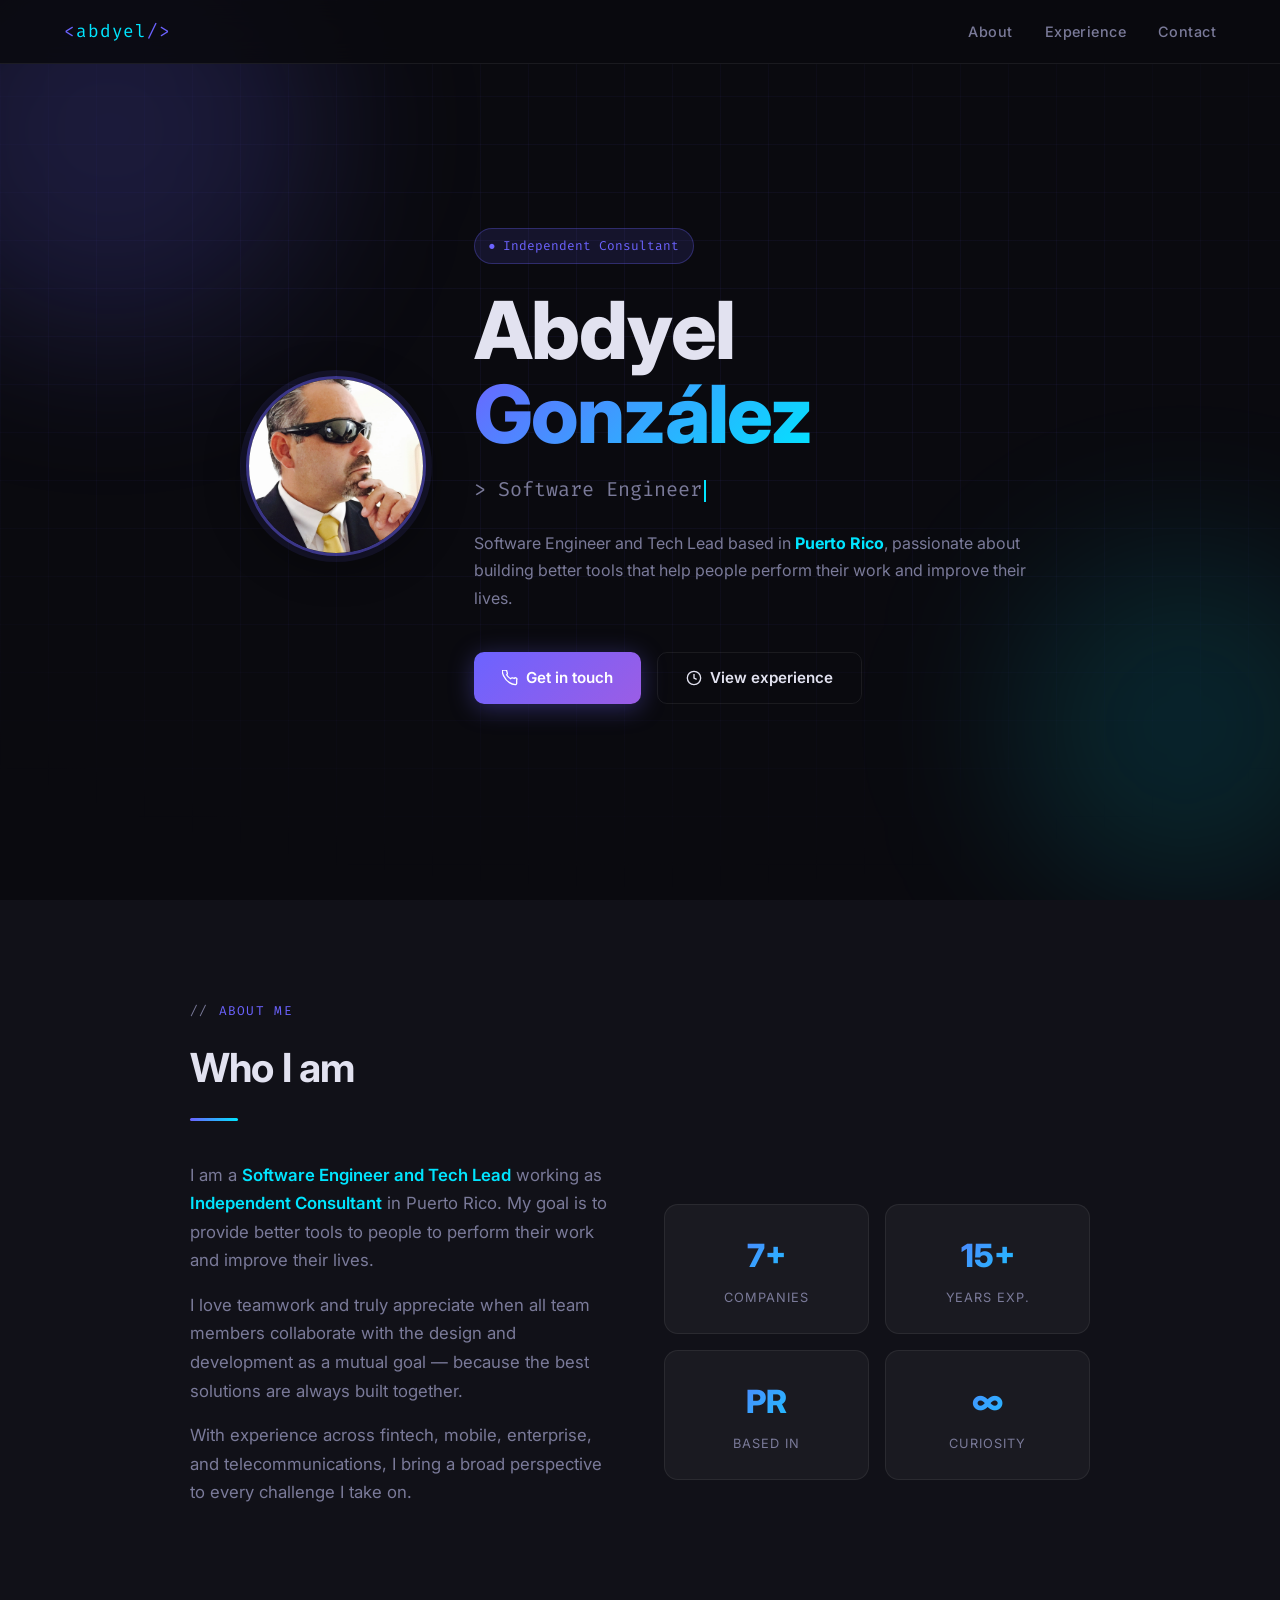
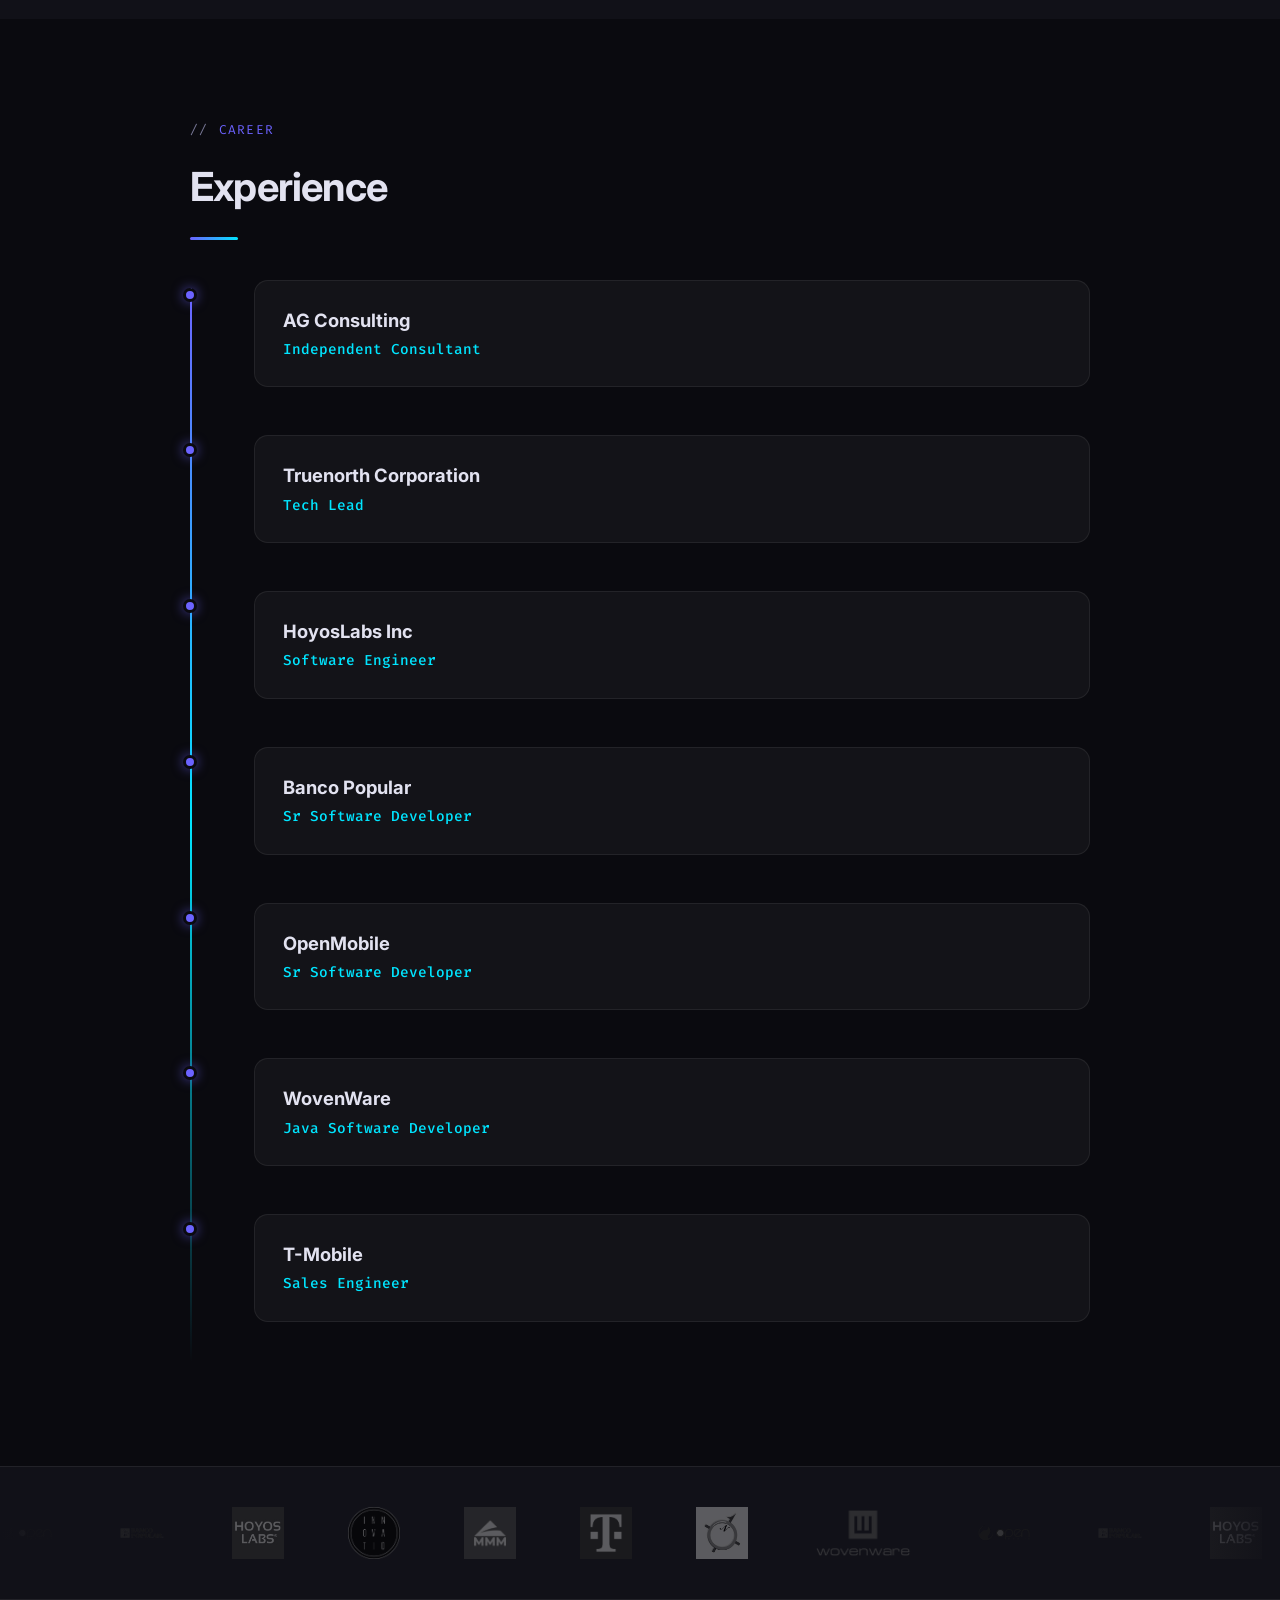
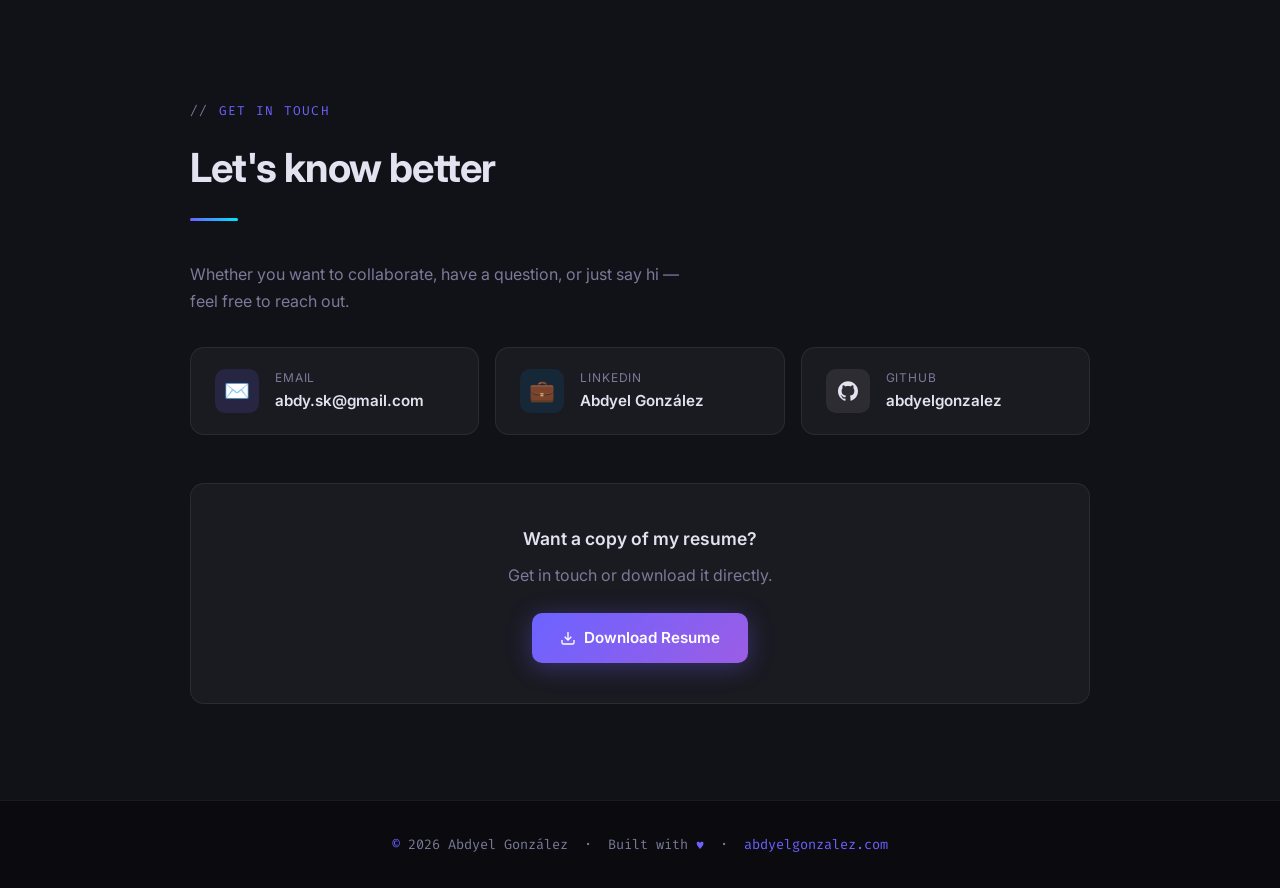
<file: index.html>
<!DOCTYPE html>
<html lang="en">
<head>
  <meta charset="UTF-8" />
  <meta name="viewport" content="width=device-width, initial-scale=1.0" />
  <title>Abdyel González — Software Engineer & Tech Lead</title>
  <link rel="preconnect" href="https://fonts.googleapis.com" />
  <link rel="preconnect" href="https://fonts.gstatic.com" crossorigin />
  <link href="https://fonts.googleapis.com/css2?family=Inter:wght@300;400;500;600;700;800&family=Fira+Code:wght@400;500&display=swap" rel="stylesheet" />
  <link rel="stylesheet" href="style.css" />
</head>
<body>

  <!-- NAV -->
  <nav>
    <a class="nav-logo" href="#hero"><span>&lt;</span>abdyel<span>/&gt;</span></a>
    <button class="hamburger" id="hamburger" aria-label="Menu">
      <span></span><span></span><span></span>
    </button>
    <ul class="nav-links" id="navLinks">
      <li><a href="#about">About</a></li>
      <li><a href="#experience">Experience</a></li>
      <li><a href="#contact">Contact</a></li>
    </ul>
  </nav>

  <!-- HERO -->
  <section id="hero">
    <div class="orb orb1"></div>
    <div class="orb orb2"></div>
    <div class="hero-inner">
      <img class="hero-photo"
           src="profile.JPG"
           alt="Abdyel González" />
      <div class="hero-text">
        <div class="hero-badge">Independent Consultant</div>
        <h1 class="hero-name">
          Abdyel<br><span class="highlight">González</span>
        </h1>
        <p class="hero-title">
          &gt;&nbsp;<span id="typed"></span><span class="cursor"></span>
        </p>
        <p class="hero-bio">
          Software Engineer and Tech Lead based in <strong style="color:var(--accent2)">Puerto Rico</strong>,
          passionate about building better tools that help people perform their work and improve their lives.
        </p>
        <div class="hero-actions">
          <a href="#contact" class="btn btn-primary">
            <svg width="16" height="16" fill="none" stroke="currentColor" stroke-width="2" viewBox="0 0 24 24"><path d="M22 16.92v3a2 2 0 01-2.18 2 19.79 19.79 0 01-8.63-3.07A19.5 19.5 0 013.07 9.8 19.79 19.79 0 01.22 1.17 2 2 0 012.22 0h3a2 2 0 012 1.72c.127.96.361 1.903.7 2.81a2 2 0 01-.45 2.11L6.91 7.09a16 16 0 006 6l.66-.66a2 2 0 012.11-.45c.907.339 1.85.573 2.81.7A2 2 0 0122 14.92z"/></svg>
            Get in touch
          </a>
          <a href="#experience" class="btn btn-outline">
            <svg width="16" height="16" fill="none" stroke="currentColor" stroke-width="2" viewBox="0 0 24 24"><circle cx="12" cy="12" r="10"/><polyline points="12 6 12 12 16 14"/></svg>
            View experience
          </a>
        </div>
      </div>
    </div>
  </section>

  <!-- ABOUT -->
  <section id="about">
    <div class="section-inner">
      <p class="section-label fade-in">About me</p>
      <h2 class="section-title fade-in">Who I am</h2>
      <div class="divider fade-in"></div>
      <div class="about-grid">
        <div class="about-text fade-in">
          <p>
            I am a <strong>Software Engineer and Tech Lead</strong> working as
            <strong>Independent Consultant</strong> in Puerto Rico. My goal is to
            provide better tools to people to perform their work and improve their lives.
          </p>
          <p>
            I love teamwork and truly appreciate when all team members collaborate
            with the design and development as a mutual goal — because the best
            solutions are always built together.
          </p>
          <p>
            With experience across fintech, mobile, enterprise, and telecommunications,
            I bring a broad perspective to every challenge I take on.
          </p>
        </div>
        <div class="about-stats fade-in">
          <div class="stat-card">
            <div class="stat-num">7+</div>
            <div class="stat-label">Companies</div>
          </div>
          <div class="stat-card">
            <div class="stat-num">15+</div>
            <div class="stat-label">Years exp.</div>
          </div>
          <div class="stat-card">
            <div class="stat-num">PR</div>
            <div class="stat-label">Based in</div>
          </div>
          <div class="stat-card">
            <div class="stat-num">∞</div>
            <div class="stat-label">Curiosity</div>
          </div>
        </div>
      </div>
    </div>
  </section>

  <!-- EXPERIENCE -->
  <section id="experience">
    <div class="section-inner">
      <p class="section-label fade-in">Career</p>
      <h2 class="section-title fade-in">Experience</h2>
      <div class="divider fade-in"></div>
      <div class="timeline">

        <div class="timeline-item">
          <div class="timeline-card">
            <div class="timeline-company">AG Consulting</div>
            <div class="timeline-role">Independent Consultant</div>
          </div>
        </div>

        <div class="timeline-item">
          <div class="timeline-card">
            <div class="timeline-company">Truenorth Corporation</div>
            <div class="timeline-role">Tech Lead</div>
          </div>
        </div>

        <div class="timeline-item">
          <div class="timeline-card">
            <div class="timeline-company">HoyosLabs Inc</div>
            <div class="timeline-role">Software Engineer</div>
          </div>
        </div>

        <div class="timeline-item">
          <div class="timeline-card">
            <div class="timeline-company">Banco Popular</div>
            <div class="timeline-role">Sr Software Developer</div>
          </div>
        </div>

        <div class="timeline-item">
          <div class="timeline-card">
            <div class="timeline-company">OpenMobile</div>
            <div class="timeline-role">Sr Software Developer</div>
          </div>
        </div>

        <div class="timeline-item">
          <div class="timeline-card">
            <div class="timeline-company">WovenWare</div>
            <div class="timeline-role">Java Software Developer</div>
          </div>
        </div>

        <div class="timeline-item">
          <div class="timeline-card">
            <div class="timeline-company">T-Mobile</div>
            <div class="timeline-role">Sales Engineer</div>
          </div>
        </div>

      </div>
    </div>
  </section>

  <!-- LOGOS BANNER -->
  <div class="logos-banner">
    <div class="logos-track">
      <img src="experience/bppr.png"      alt="Banco Popular" />
      <img src="experience/bppr_2.png"    alt="Banco Popular PR" />
      <img src="experience/hoyos.jpeg"    alt="HoyosLabs" />
      <img src="experience/innovatio.png" alt="Innovatio" />
      <img src="experience/mmm.png"       alt="MMM" />
      <img src="experience/tmo.png"       alt="T-Mobile" />
      <img src="experience/tn.jpeg"       alt="Truenorth" />
      <img src="experience/woven.avif"    alt="WovenWare" />
      <!-- Duplicated for seamless infinite loop -->
      <img src="experience/bppr.png"      alt="Banco Popular" aria-hidden="true" />
      <img src="experience/bppr_2.png"    alt="Banco Popular PR" aria-hidden="true" />
      <img src="experience/hoyos.jpeg"    alt="HoyosLabs" aria-hidden="true" />
      <img src="experience/innovatio.png" alt="Innovatio" aria-hidden="true" />
      <img src="experience/mmm.png"       alt="MMM" aria-hidden="true" />
      <img src="experience/tmo.png"       alt="T-Mobile" aria-hidden="true" />
      <img src="experience/tn.jpeg"       alt="Truenorth" aria-hidden="true" />
      <img src="experience/woven.avif"    alt="WovenWare" aria-hidden="true" />
    </div>
  </div>

  <!-- CONTACT -->
  <section id="contact">
    <div class="section-inner">
      <p class="section-label fade-in">Get in touch</p>
      <h2 class="section-title fade-in">Let's know better</h2>
      <div class="divider fade-in"></div>
      <p class="fade-in" style="color:var(--muted); max-width:500px;">
        Whether you want to collaborate, have a question, or just say hi — feel free to reach out.
      </p>
      <div class="contact-grid fade-in">
        <a href="mailto:abdy.sk@gmail.com" class="contact-card">
          <div class="contact-icon email">✉️</div>
          <div>
            <div class="contact-label">Email</div>
            <div class="contact-value">abdy.sk@gmail.com</div>
          </div>
        </a>
        <!-- Update the href below with your real Twitter/X handle -->
        <!-- <a href="https://twitter.com/abdyel" target="_blank" rel="noopener" class="contact-card">
          <div class="contact-icon twitter">🐦</div>
          <div>
            <div class="contact-label">Twitter / X</div>
            <div class="contact-value">@abdyel</div>
          </div>
        </a> -->
        <!-- Update the href below with your real LinkedIn URL -->
        <a href="https://linkedin.com/in/abdyelgonzalez" target="_blank" rel="noopener" class="contact-card">
          <div class="contact-icon linkedin">💼</div>
          <div>
            <div class="contact-label">LinkedIn</div>
            <div class="contact-value">Abdyel González</div>
          </div>
        </a>
        <!-- Update the href below with your real GitHub URL -->
        <a href="https://github.com/abdyelgonzalez" target="_blank" rel="noopener" class="contact-card">
          <div class="contact-icon github">
            <svg width="20" height="20" fill="currentColor" viewBox="0 0 24 24"><path d="M12 .297c-6.63 0-12 5.373-12 12 0 5.303 3.438 9.8 8.205 11.385.6.113.82-.258.82-.577 0-.285-.01-1.04-.015-2.04-3.338.724-4.042-1.61-4.042-1.61C4.422 18.07 3.633 17.7 3.633 17.7c-1.087-.744.084-.729.084-.729 1.205.084 1.838 1.236 1.838 1.236 1.07 1.835 2.809 1.305 3.495.998.108-.776.417-1.305.76-1.605-2.665-.3-5.466-1.332-5.466-5.93 0-1.31.465-2.38 1.235-3.22-.135-.303-.54-1.523.105-3.176 0 0 1.005-.322 3.3 1.23.96-.267 1.98-.399 3-.405 1.02.006 2.04.138 3 .405 2.28-1.552 3.285-1.23 3.285-1.23.645 1.653.24 2.873.12 3.176.765.84 1.23 1.91 1.23 3.22 0 4.61-2.805 5.625-5.475 5.92.42.36.81 1.096.81 2.22 0 1.606-.015 2.896-.015 3.286 0 .315.21.69.825.57C20.565 22.092 24 17.592 24 12.297c0-6.627-5.373-12-12-12"/></svg>
          </div>
          <div>
            <div class="contact-label">GitHub</div>
            <div class="contact-value">abdyelgonzalez</div>
          </div>
        </a>
      </div>

      <div class="resume-cta fade-in">
        <p>Want a copy of my resume?</p>
        <p>Get in touch or download it directly.</p>
        <a href="resume.pdf" download="Abdyel Gonzalez Rodriguez Resume.pdf" class="btn btn-primary" style="display:inline-flex;">
          <svg width="16" height="16" fill="none" stroke="currentColor" stroke-width="2" viewBox="0 0 24 24"><path d="M21 15v4a2 2 0 01-2 2H5a2 2 0 01-2-2v-4"/><polyline points="7 10 12 15 17 10"/><line x1="12" y1="15" x2="12" y2="3"/></svg>
          Download Resume
        </a>
      </div>
    </div>
  </section>

  <!-- FOOTER -->
  <footer>
    <span>©</span> 2026 Abdyel González &nbsp;·&nbsp; Built with <span>♥</span> &nbsp;·&nbsp; <span>abdyelgonzalez.com</span>
  </footer>

  <script src="library.js"></script>
</body>
</html>
</file>
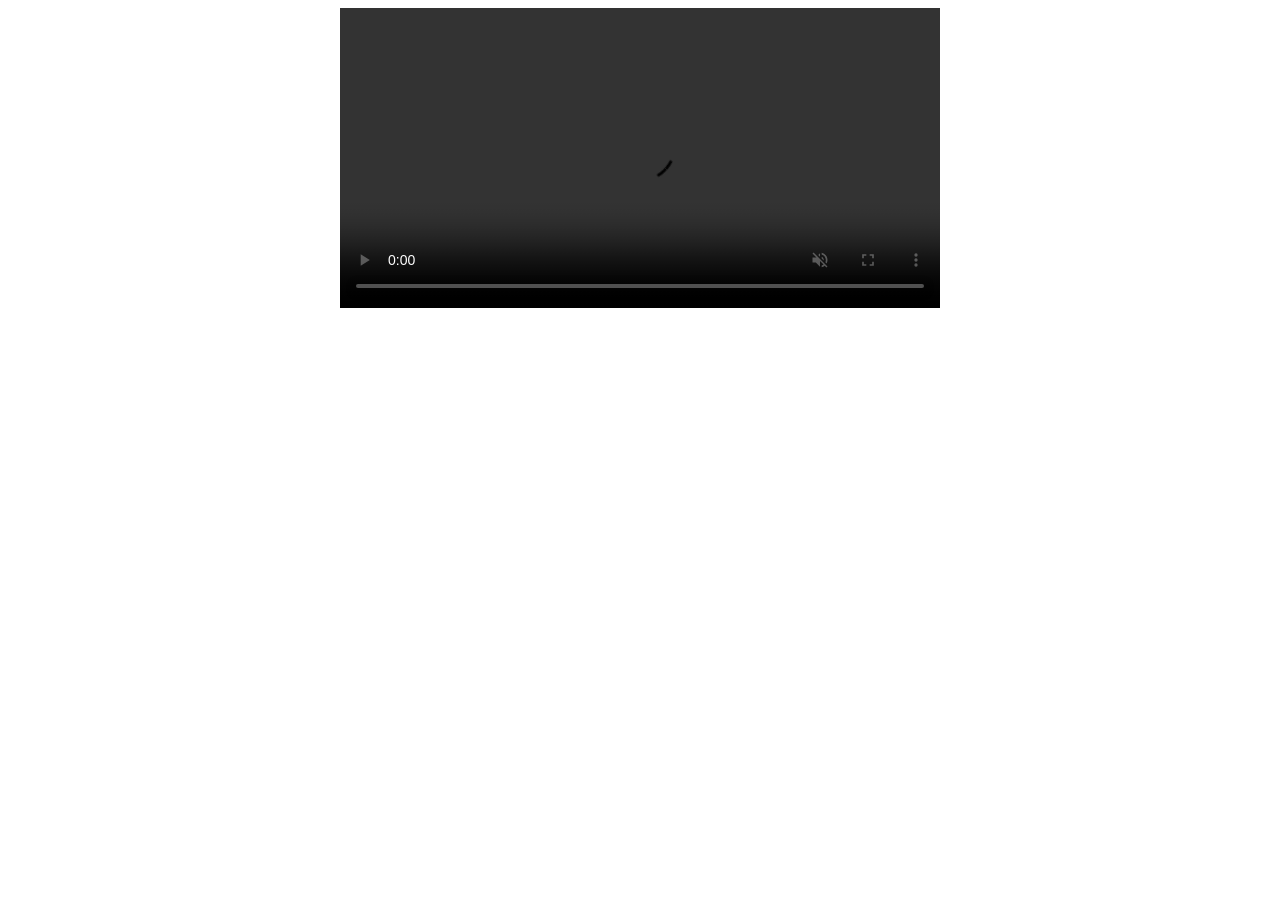
<file: fck/Video.html>
<!DOCTYPE html>
<meta name="viewport" content="width=device-width, initial-scale=1.0">
<html>
<head>
  <title>Mi Video Protegido</title>
</head>
<body>
  <div class="center">
    <video width="600" height="800" loop autoplay muted controls>
      <source src="fkuVideo.mp4" type="video/mp4">
      Your browser does not support the video tag.
    </video>
  </div>
  <script>
    document.addEventListener('contextmenu', event => event.preventDefault());
  </script>
</body>
</html>

<style>
  video {
    max-width: 100%;
    height: auto;
  }
  .center {
      text-align: center;
  }
</style>
</file>
<file: style.css>
*, *::before, *::after { box-sizing: border-box; margin: 0; padding: 0; }

:root {
  --bg:        #0a0a0f;
  --bg2:       #111118;
  --bg3:       #16161f;
  --border:    rgba(255,255,255,0.07);
  --accent:    #6c63ff;
  --accent2:   #00e5ff;
  --text:      #e2e2f0;
  --muted:     #7a7a99;
  --card:      rgba(255,255,255,0.04);
  --radius:    14px;
  --nav-h:     64px;
}

html { scroll-behavior: smooth; }

body {
  font-family: 'Inter', sans-serif;
  background: var(--bg);
  color: var(--text);
  line-height: 1.7;
  overflow-x: hidden;
}

::-webkit-scrollbar { width: 6px; }
::-webkit-scrollbar-track { background: var(--bg); }
::-webkit-scrollbar-thumb { background: var(--accent); border-radius: 3px; }

/* NAV */
nav {
  position: fixed; top: 0; left: 0; right: 0; z-index: 100;
  height: var(--nav-h);
  display: flex; align-items: center; justify-content: space-between;
  padding: 0 clamp(1.5rem, 5vw, 5rem);
  background: rgba(10,10,15,0.85);
  backdrop-filter: blur(14px);
  border-bottom: 1px solid var(--border);
}

.nav-logo {
  font-family: 'Fira Code', monospace;
  font-size: 1.1rem;
  color: var(--accent2);
  text-decoration: none;
  letter-spacing: 0.05em;
}
.nav-logo span { color: var(--accent); }

.nav-links {
  display: flex; gap: 2rem; list-style: none;
}
.nav-links a {
  color: var(--muted);
  text-decoration: none;
  font-size: 0.9rem;
  font-weight: 500;
  letter-spacing: 0.03em;
  transition: color 0.2s;
  position: relative;
}
.nav-links a::after {
  content: '';
  position: absolute; bottom: -3px; left: 0; right: 0; height: 2px;
  background: var(--accent);
  transform: scaleX(0);
  transition: transform 0.2s;
}
.nav-links a:hover { color: var(--text); }
.nav-links a:hover::after { transform: scaleX(1); }

.hamburger {
  display: none; flex-direction: column; gap: 5px;
  cursor: pointer; background: none; border: none; padding: 4px;
}
.hamburger span {
  display: block; width: 24px; height: 2px;
  background: var(--text); border-radius: 2px; transition: 0.3s;
}
.hamburger.open span:nth-child(1) { transform: translateY(7px) rotate(45deg); }
.hamburger.open span:nth-child(2) { opacity: 0; }
.hamburger.open span:nth-child(3) { transform: translateY(-7px) rotate(-45deg); }

/* HERO */
#hero {
  min-height: 100vh;
  display: flex; align-items: center; justify-content: center;
  padding: calc(var(--nav-h) + 2rem) clamp(1.5rem, 5vw, 5rem) 4rem;
  position: relative;
  overflow: hidden;
}

#hero::before {
  content: '';
  position: absolute; inset: 0;
  background-image:
    linear-gradient(rgba(108,99,255,0.06) 1px, transparent 1px),
    linear-gradient(90deg, rgba(108,99,255,0.06) 1px, transparent 1px);
  background-size: 48px 48px;
  mask-image: radial-gradient(ellipse 80% 60% at 50% 40%, black 30%, transparent 100%);
  pointer-events: none;
}

.orb {
  position: absolute; border-radius: 50%;
  filter: blur(80px); pointer-events: none;
}
.orb1 { width: 420px; height: 420px; background: rgba(108,99,255,0.18); top: -80px; left: -100px; }
.orb2 { width: 350px; height: 350px; background: rgba(0,229,255,0.12); bottom: 0; right: -80px; }

.hero-inner {
  max-width: 800px; position: relative; z-index: 1;
  display: flex; align-items: center; gap: 3rem;
}

.hero-photo {
  width: 180px; height: 180px; flex-shrink: 0;
  border-radius: 50%;
  object-fit: cover;
  border: 3px solid rgba(108,99,255,0.5);
  box-shadow: 0 0 0 6px rgba(108,99,255,0.1), 0 8px 40px rgba(0,0,0,0.4);
  animation: fadeUp 0.6s ease both;
}

.hero-text { flex: 1; }

.hero-badge {
  display: inline-flex; align-items: center; gap: 8px;
  background: rgba(108,99,255,0.12);
  border: 1px solid rgba(108,99,255,0.3);
  color: var(--accent);
  font-family: 'Fira Code', monospace;
  font-size: 0.8rem;
  padding: 6px 14px;
  border-radius: 100px;
  margin-bottom: 1.5rem;
  animation: fadeUp 0.6s ease both;
}
.hero-badge::before { content: '●'; font-size: 0.6rem; animation: pulse 2s infinite; }

@keyframes pulse { 0%,100% { opacity:1; } 50% { opacity:0.3; } }

.hero-name {
  font-size: clamp(2.8rem, 7vw, 5rem);
  font-weight: 800;
  line-height: 1.05;
  letter-spacing: -0.02em;
  animation: fadeUp 0.6s 0.1s ease both;
}
.hero-name .highlight {
  background: linear-gradient(135deg, var(--accent), var(--accent2));
  -webkit-background-clip: text;
  -webkit-text-fill-color: transparent;
  background-clip: text;
}

.hero-title {
  margin-top: 1rem;
  font-size: clamp(1rem, 2.5vw, 1.25rem);
  color: var(--muted);
  font-family: 'Fira Code', monospace;
  animation: fadeUp 0.6s 0.2s ease both;
}
.cursor {
  display: inline-block;
  width: 2px; height: 1.1em;
  background: var(--accent2);
  margin-left: 2px;
  vertical-align: text-bottom;
  animation: blink 1s step-end infinite;
}
@keyframes blink { 0%,100% { opacity:1; } 50% { opacity:0; } }

.hero-bio {
  margin-top: 1.5rem;
  max-width: 560px;
  color: var(--muted);
  font-size: 1rem;
  animation: fadeUp 0.6s 0.3s ease both;
}

.hero-actions {
  display: flex; flex-wrap: wrap; gap: 1rem;
  margin-top: 2.5rem;
  animation: fadeUp 0.6s 0.4s ease both;
}

.btn {
  display: inline-flex; align-items: center; gap: 8px;
  padding: 0.75rem 1.75rem;
  border-radius: 10px;
  font-weight: 600; font-size: 0.95rem;
  text-decoration: none;
  transition: transform 0.2s, box-shadow 0.2s;
  cursor: pointer; border: none;
}
.btn:hover { transform: translateY(-2px); }
.btn-primary {
  background: linear-gradient(135deg, var(--accent), #9b5de5);
  color: #fff;
  box-shadow: 0 4px 24px rgba(108,99,255,0.35);
}
.btn-primary:hover { box-shadow: 0 8px 32px rgba(108,99,255,0.5); }
.btn-outline {
  background: transparent;
  color: var(--text);
  border: 1px solid var(--border);
}
.btn-outline:hover { border-color: var(--accent); color: var(--accent); }

/* SECTIONS */
section { padding: 6rem clamp(1.5rem, 5vw, 5rem); }
.section-inner { max-width: 900px; margin: 0 auto; }

.section-label {
  display: inline-flex; align-items: center; gap: 10px;
  font-family: 'Fira Code', monospace;
  font-size: 0.8rem;
  color: var(--accent);
  letter-spacing: 0.1em;
  text-transform: uppercase;
  margin-bottom: 0.75rem;
}
.section-label::before { content: '//'; color: var(--muted); }

.section-title {
  font-size: clamp(1.8rem, 4vw, 2.5rem);
  font-weight: 700;
  letter-spacing: -0.02em;
  margin-bottom: 1rem;
}

.divider {
  width: 48px; height: 3px;
  background: linear-gradient(90deg, var(--accent), var(--accent2));
  border-radius: 2px;
  margin-bottom: 2.5rem;
}

/* ABOUT */
#about { background: var(--bg2); }

.about-grid {
  display: grid;
  grid-template-columns: 1fr 1fr;
  gap: 3rem;
  align-items: center;
}

.about-text p {
  color: var(--muted);
  font-size: 1.05rem;
  margin-bottom: 1rem;
}
.about-text strong { color: var(--accent2); font-weight: 600; }

.about-stats {
  display: grid; grid-template-columns: 1fr 1fr; gap: 1rem;
}
.stat-card {
  background: var(--card);
  border: 1px solid var(--border);
  border-radius: var(--radius);
  padding: 1.5rem;
  text-align: center;
  transition: border-color 0.2s, transform 0.2s;
}
.stat-card:hover { border-color: var(--accent); transform: translateY(-4px); }
.stat-num {
  font-size: 2rem; font-weight: 800;
  background: linear-gradient(135deg, var(--accent), var(--accent2));
  -webkit-background-clip: text; -webkit-text-fill-color: transparent; background-clip: text;
}
.stat-label { font-size: 0.8rem; color: var(--muted); margin-top: 4px; text-transform: uppercase; letter-spacing: 0.07em; }

/* EXPERIENCE */
#experience { background: var(--bg); }

.timeline { position: relative; padding-left: 2rem; }
.timeline::before {
  content: '';
  position: absolute; left: 0; top: 8px; bottom: 8px; width: 2px;
  background: linear-gradient(to bottom, var(--accent), var(--accent2), transparent);
}

.timeline-item {
  position: relative;
  padding: 0 0 3rem 2rem;
  opacity: 0;
  transform: translateX(-20px);
  transition: opacity 0.5s ease, transform 0.5s ease;
}
.timeline-item.visible { opacity: 1; transform: none; }

.timeline-item::before {
  content: '';
  position: absolute; left: -2.45rem; top: 8px;
  width: 14px; height: 14px;
  border-radius: 50%;
  background: var(--accent);
  border: 3px solid var(--bg);
  box-shadow: 0 0 12px rgba(108,99,255,0.6);
}

.timeline-card {
  background: var(--card);
  border: 1px solid var(--border);
  border-radius: var(--radius);
  padding: 1.5rem 1.75rem;
  transition: border-color 0.2s, transform 0.2s;
}
.timeline-card:hover { border-color: var(--accent); transform: translateX(4px); }

.timeline-company { font-size: 1.15rem; font-weight: 700; color: var(--text); }
.timeline-role {
  font-size: 0.9rem; font-weight: 500;
  color: var(--accent2);
  margin-top: 2px;
  font-family: 'Fira Code', monospace;
}

/* LOGOS BANNER */
.logos-banner {
  overflow: hidden;
  padding: 2.5rem 0;
  background: var(--bg2);
  border-top: 1px solid var(--border);
  border-bottom: 1px solid var(--border);
  position: relative;
}

.logos-banner::before,
.logos-banner::after {
  content: '';
  position: absolute;
  top: 0; bottom: 0;
  width: 120px;
  z-index: 2;
  pointer-events: none;
}
.logos-banner::before {
  left: 0;
  background: linear-gradient(to right, var(--bg2), transparent);
}
.logos-banner::after {
  right: 0;
  background: linear-gradient(to left, var(--bg2), transparent);
}

.logos-track {
  display: flex;
  align-items: center;
  gap: 4rem;
  width: max-content;
  animation: scroll-logos 28s linear infinite;
}

.logos-banner:hover .logos-track {
  animation-play-state: paused;
}

.logos-track img {
  height: 52px;
  width: auto;
  object-fit: contain;
  filter: grayscale(1) brightness(0.6);
  opacity: 0.55;
  transition: filter 0.3s, opacity 0.3s, transform 0.3s;
  flex-shrink: 0;
}

.logos-track img:hover {
  filter: grayscale(0) brightness(1);
  opacity: 1;
  transform: scale(1.08);
}

@keyframes scroll-logos {
  from { transform: translateX(0); }
  to   { transform: translateX(-50%); }
}

/* CONTACT */
#contact { background: var(--bg2); }

.contact-grid {
  display: grid;
  grid-template-columns: repeat(auto-fit, minmax(200px, 1fr));
  gap: 1rem;
  margin-top: 2rem;
}

.contact-card {
  display: flex; align-items: center; gap: 1rem;
  background: var(--card);
  border: 1px solid var(--border);
  border-radius: var(--radius);
  padding: 1.25rem 1.5rem;
  text-decoration: none;
  color: var(--text);
  transition: border-color 0.2s, transform 0.2s, background 0.2s;
}
.contact-card:hover {
  border-color: var(--accent);
  transform: translateY(-4px);
  background: rgba(108,99,255,0.06);
}
.contact-icon {
  width: 44px; height: 44px;
  border-radius: 10px;
  display: flex; align-items: center; justify-content: center;
  font-size: 1.3rem; flex-shrink: 0;
}
.contact-icon.email    { background: rgba(108,99,255,0.15); }
.contact-icon.twitter  { background: rgba(29,161,242,0.15); }
.contact-icon.linkedin { background: rgba(0,119,181,0.15); }
.contact-icon.github   { background: rgba(255,255,255,0.08); }

.contact-label { font-size: 0.75rem; color: var(--muted); text-transform: uppercase; letter-spacing: 0.07em; }
.contact-value { font-weight: 600; font-size: 0.95rem; overflow: hidden; text-overflow: ellipsis; white-space: nowrap; }
.contact-card > div:last-child { min-width: 0; overflow: hidden; }

.resume-cta {
  margin-top: 3rem; padding: 2.5rem;
  background: var(--card);
  border: 1px solid var(--border);
  border-radius: var(--radius);
  text-align: center;
}
.resume-cta p:first-child { font-size: 1.1rem; font-weight: 600; margin-bottom: 0.5rem; }
.resume-cta p:last-of-type { color: var(--muted); margin-bottom: 1.5rem; }

/* FOOTER */
footer {
  text-align: center;
  padding: 2rem;
  border-top: 1px solid var(--border);
  color: var(--muted);
  font-size: 0.85rem;
  font-family: 'Fira Code', monospace;
}
footer span { color: var(--accent); }

/* ANIMATIONS */
@keyframes fadeUp {
  from { opacity: 0; transform: translateY(24px); }
  to   { opacity: 1; transform: translateY(0); }
}

.fade-in {
  opacity: 0; transform: translateY(24px);
  transition: opacity 0.6s ease, transform 0.6s ease;
}
.fade-in.visible { opacity: 1; transform: none; }

/* RESPONSIVE */
@media (max-width: 700px) {
  .nav-links {
    display: none; position: absolute; top: var(--nav-h); left: 0; right: 0;
    flex-direction: column; gap: 0;
    background: var(--bg2); border-bottom: 1px solid var(--border);
  }
  .nav-links.open { display: flex; }
  .nav-links li a { display: block; padding: 1rem 2rem; border-bottom: 1px solid var(--border); }
  .hamburger { display: flex; }
  .about-grid { grid-template-columns: 1fr; }
  .hero-inner { flex-direction: column; text-align: center; gap: 2rem; }
  .hero-photo { width: 140px; height: 140px; }
  .hero-actions { justify-content: center; }
}
</file>
